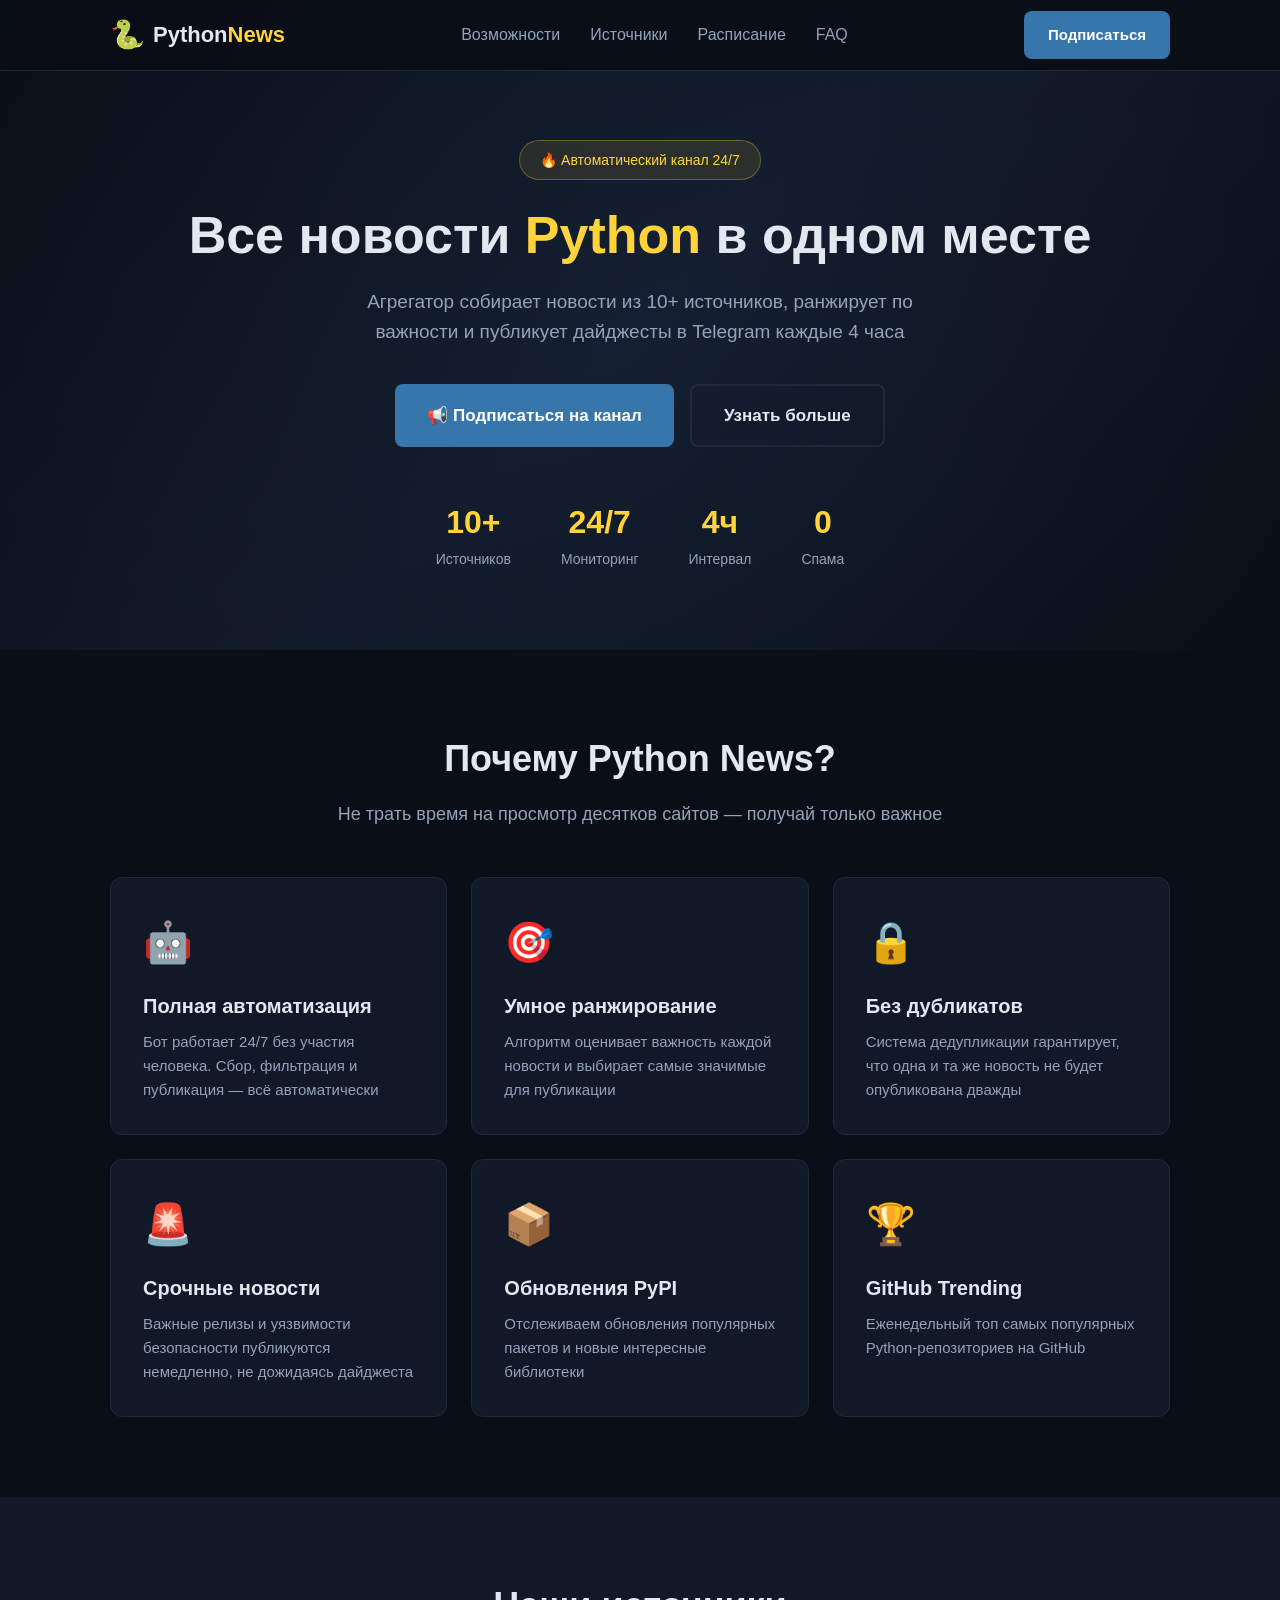
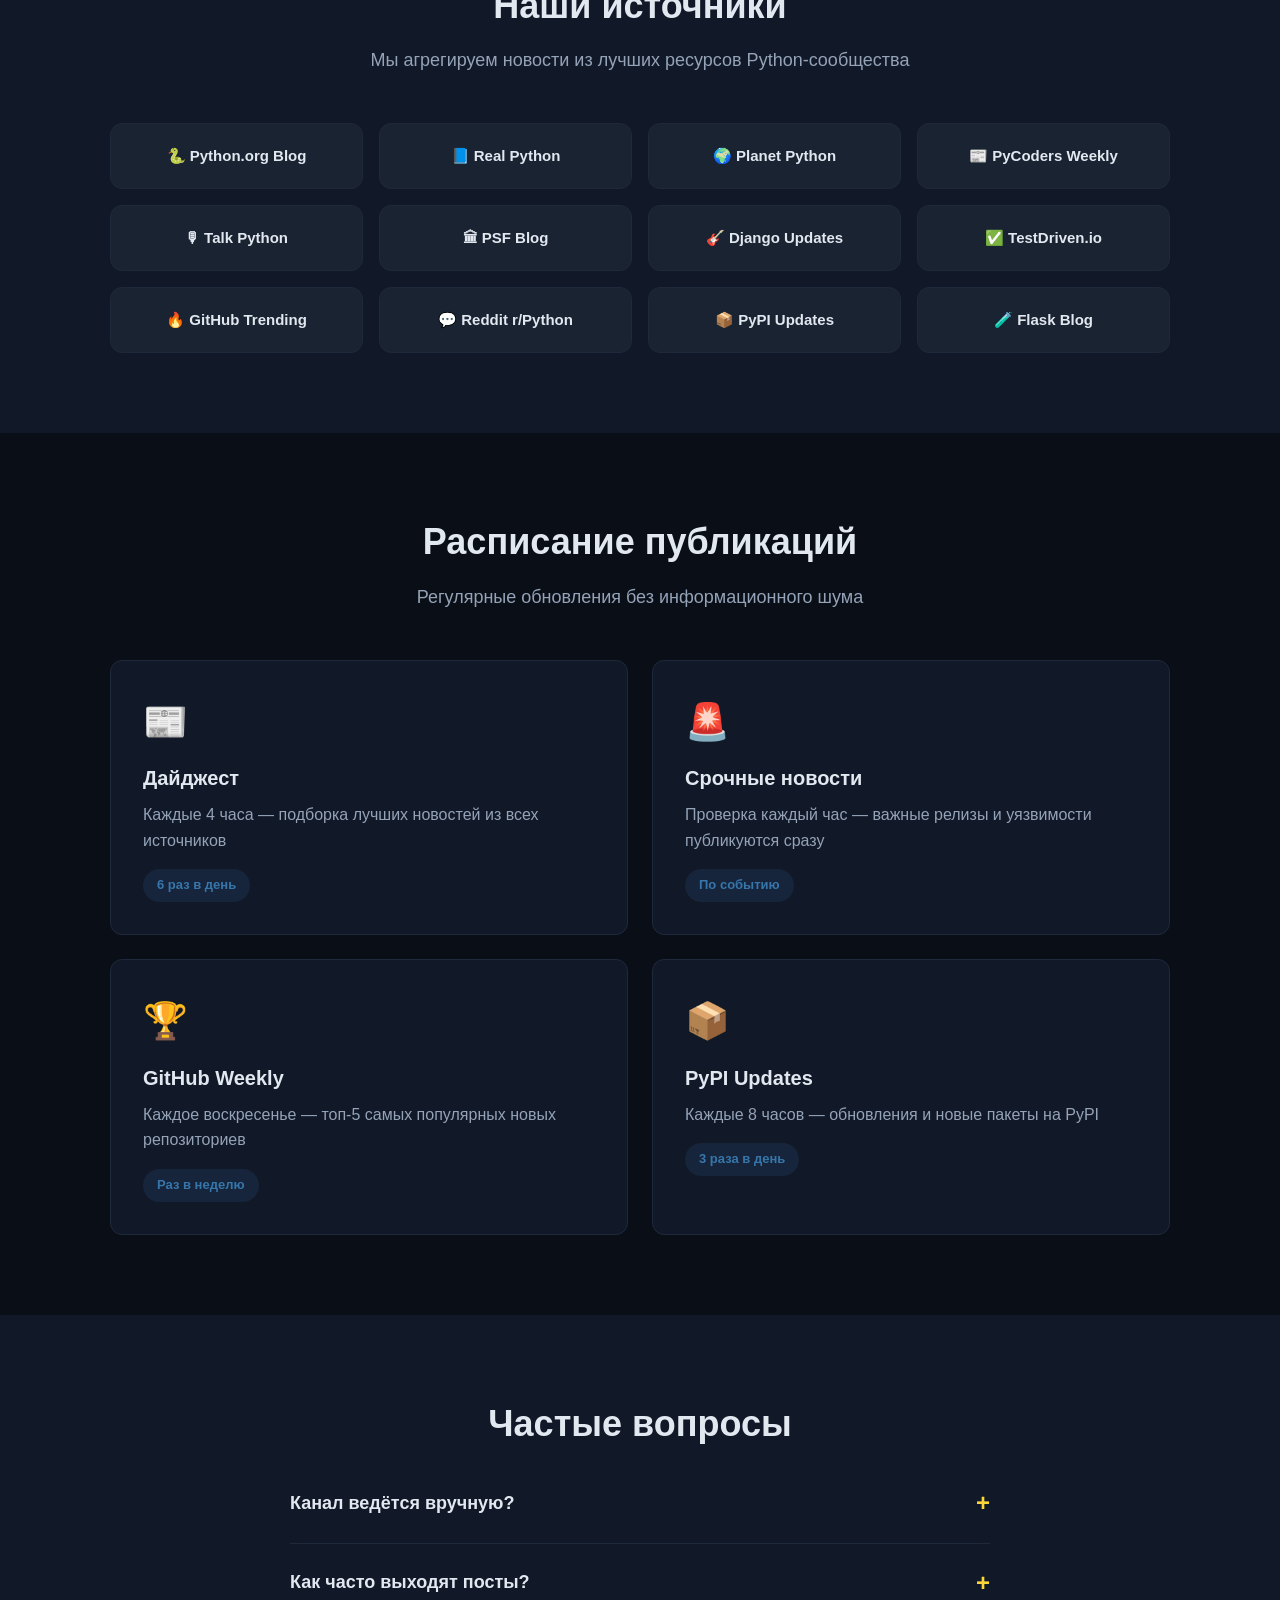
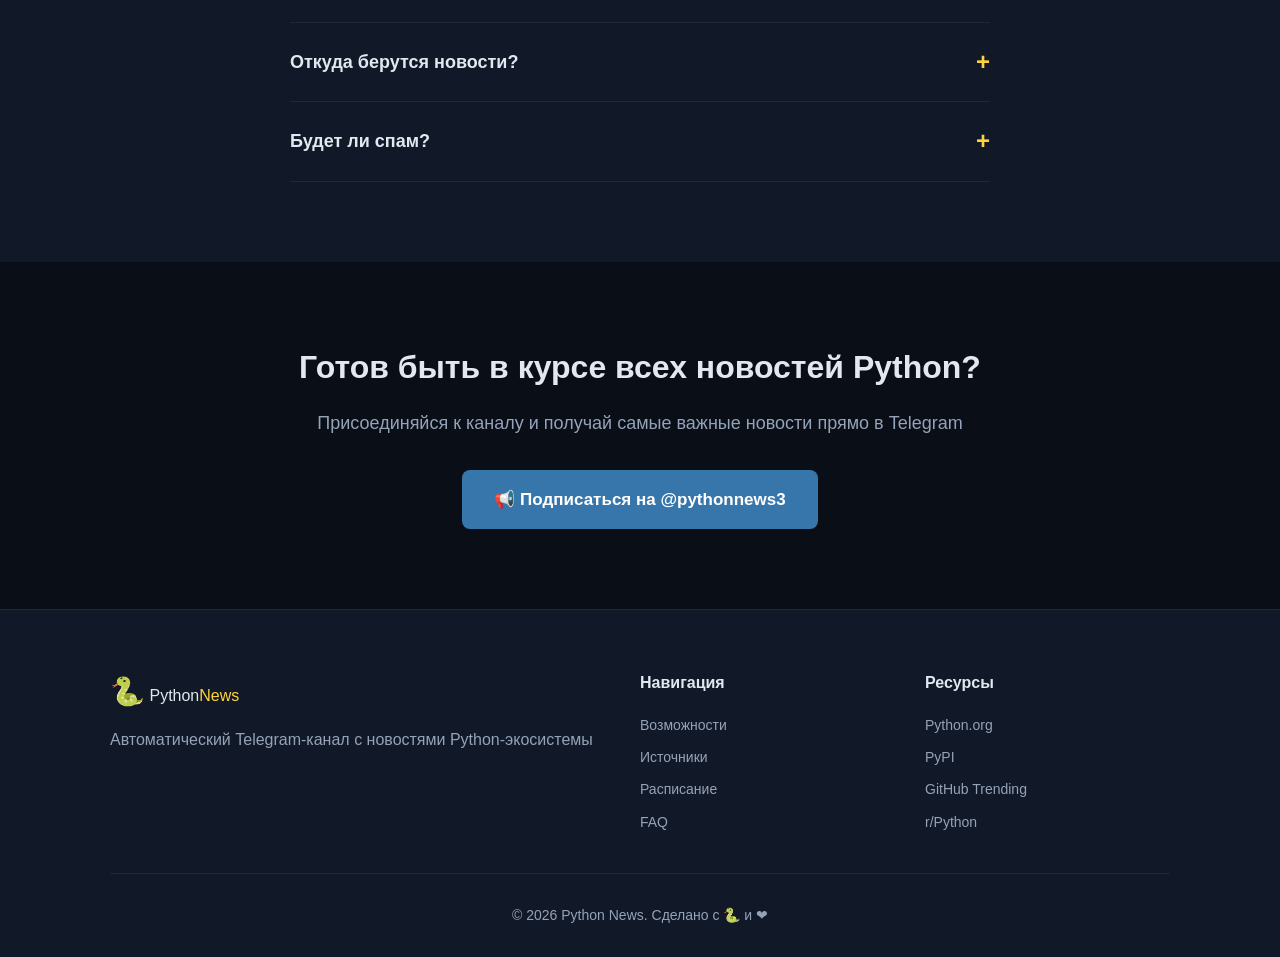
<file: index.html>
<!DOCTYPE html>
<html lang="ru">
<head>
    <meta name="yandex-verification" content="0edfe0297a97284e" />
    <meta charset="UTF-8">
    <meta name="viewport" content="width=device-width, initial-scale=1.0">
    <title>Python News — Новости Python 24/7</title>
        <meta name="description" content="Автоматический Telegram-канал с новостями Python. Дайджесты каждые 4 часа из 10+ источников: GitHub, PyPI, Reddit, Real Python и другие.">
    <meta name="keywords" content="Python, новости Python, Telegram канал Python, Python news, GitHub trending Python, PyPI, Django, Flask, FastAPI, машинное обучение Python">
    <meta name="author" content="Python News">
    <meta name="robots" content="index, follow">
    <meta property="og:title" content="Python News — Новости Python 24/7">
    <meta property="og:description" content="Автоматический Telegram-канал с новостями Python. Дайджесты каждые 4 часа.">
    <meta property="og:type" content="website">
    <meta property="og:url" content="https://walkerness555-spec.github.io/pythonnews/">
    <link rel="canonical" href="https://walkerness555-spec.github.io/pythonnews/">
    <link rel="stylesheet" href="css/style.css">
</head>
<body>

    <!-- Header -->
    <header class="header">
        <div class="container">
            <nav class="nav">
                <a href="#" class="logo">
                    <span class="logo-icon">🐍</span>
                    <span class="logo-text">Python<span class="accent">News</span></span>
                </a>
                <div class="nav-links">
                    <a href="#features">Возможности</a>
                    <a href="#sources">Источники</a>
                    <a href="#schedule">Расписание</a>
                    <a href="#faq">FAQ</a>
                </div>
                <a href="tg://resolve?domain=pythonnews3" class="btn btn-primary" target="_blank">Подписаться</a>
            </nav>
        </div>
    </header>

    <!-- Hero -->
    <section class="hero">
        <div class="container">
            <div class="hero-content">
                <div class="hero-badge">🔥 Автоматический канал 24/7</div>
                <h1>Все новости <span class="accent">Python</span> в одном месте</h1>
                <p class="hero-desc">Агрегатор собирает новости из 10+ источников, ранжирует по важности и публикует дайджесты в Telegram каждые 4 часа</p>
                <div class="hero-buttons">
                    <a href="tg://resolve?domain=pythonnews3" class="btn btn-primary btn-lg" target="_blank">
                        📢 Подписаться на канал
                    </a>
                    <a href="#features" class="btn btn-outline btn-lg">Узнать больше</a>
                </div>
                <div class="hero-stats">
                    <div class="stat">
                        <span class="stat-num">10+</span>
                        <span class="stat-label">Источников</span>
                    </div>
                    <div class="stat">
                        <span class="stat-num">24/7</span>
                        <span class="stat-label">Мониторинг</span>
                    </div>
                    <div class="stat">
                        <span class="stat-num">4ч</span>
                        <span class="stat-label">Интервал</span>
                    </div>
                    <div class="stat">
                        <span class="stat-num">0</span>
                        <span class="stat-label">Спама</span>
                    </div>
                </div>
            </div>
        </div>
    </section>

    <!-- Features -->
    <section class="features" id="features">
        <div class="container">
            <h2 class="section-title">Почему Python News?</h2>
            <p class="section-desc">Не трать время на просмотр десятков сайтов — получай только важное</p>
            <div class="features-grid">
                <div class="feature-card">
<div class="feature-icon">🤖</div>
                    <h3>Полная автоматизация</h3>
                    <p>Бот работает 24/7 без участия человека. Сбор, фильтрация и публикация — всё автоматически</p>
                </div>
                <div class="feature-card">
                    <div class="feature-icon">🎯</div>
                    <h3>Умное ранжирование</h3>
                    <p>Алгоритм оценивает важность каждой новости и выбирает самые значимые для публикации</p>
                </div>
                <div class="feature-card">
                    <div class="feature-icon">🔒</div>
                    <h3>Без дубликатов</h3>
                    <p>Система дедупликации гарантирует, что одна и та же новость не будет опубликована дважды</p>
                </div>
                <div class="feature-card">
                    <div class="feature-icon">🚨</div>
                    <h3>Срочные новости</h3>
                    <p>Важные релизы и уязвимости безопасности публикуются немедленно, не дожидаясь дайджеста</p>
                </div>
                <div class="feature-card">
                    <div class="feature-icon">📦</div>
                    <h3>Обновления PyPI</h3>
                    <p>Отслеживаем обновления популярных пакетов и новые интересные библиотеки</p>
                </div>
                <div class="feature-card">
                    <div class="feature-icon">🏆</div>
                    <h3>GitHub Trending</h3>
                    <p>Еженедельный топ самых популярных Python-репозиториев на GitHub</p>
                </div>
            </div>
        </div>
    </section>

    <!-- Sources -->
    <section class="sources" id="sources">
        <div class="container">
            <h2 class="section-title">Наши источники</h2>
            <p class="section-desc">Мы агрегируем новости из лучших ресурсов Python-сообщества</p>
            <div class="sources-grid">
                <div class="source-card">🐍 Python.org Blog</div>
                <div class="source-card">📘 Real Python</div>
                <div class="source-card">🌍 Planet Python</div>
                <div class="source-card">📰 PyCoders Weekly</div>
                <div class="source-card">🎙 Talk Python</div>
                <div class="source-card">🏛 PSF Blog</div>
                <div class="source-card">🎸 Django Updates</div>
                <div class="source-card">✅ TestDriven.io</div>
                <div class="source-card">🔥 GitHub Trending</div>
                <div class="source-card">💬 Reddit r/Python</div>
                <div class="source-card">📦 PyPI Updates</div>
                <div class="source-card">🧪 Flask Blog</div>
            </div>
        </div>
    </section>

    <!-- Schedule -->
    <section class="schedule" id="schedule">
        <div class="container">
            <h2 class="section-title">Расписание публикаций</h2>
            <p class="section-desc">Регулярные обновления без информационного шума</p>
            <div class="schedule-grid">
                <div class="schedule-card">
                    <div class="schedule-icon">📰</div>
                    <h3>Дайджест</h3>
                    <p>Каждые 4 часа — подборка лучших новостей из всех источников</p>
<span class="schedule-badge">6 раз в день</span>
                </div>
                <div class="schedule-card">
                    <div class="schedule-icon">🚨</div>
                    <h3>Срочные новости</h3>
                    <p>Проверка каждый час — важные релизы и уязвимости публикуются сразу</p>
                    <span class="schedule-badge">По событию</span>
                </div>
                <div class="schedule-card">
                    <div class="schedule-icon">🏆</div>
                    <h3>GitHub Weekly</h3>
                    <p>Каждое воскресенье — топ-5 самых популярных новых репозиториев</p>
                    <span class="schedule-badge">Раз в неделю</span>
                </div>
                <div class="schedule-card">
                    <div class="schedule-icon">📦</div>
                    <h3>PyPI Updates</h3>
                    <p>Каждые 8 часов — обновления и новые пакеты на PyPI</p>
                    <span class="schedule-badge">3 раза в день</span>
                </div>
            </div>
        </div>
    </section>

    <!-- FAQ -->
    <section class="faq" id="faq">
        <div class="container">
            <h2 class="section-title">Частые вопросы</h2>
            <div class="faq-list">
                <div class="faq-item">
                    <h3 class="faq-q" onclick="this.parentElement.classList.toggle('open')">Канал ведётся вручную?</h3>
                    <p class="faq-a">Нет! Канал полностью автоматизирован. Бот работает 24/7 и самостоятельно собирает, фильтрует и публикует новости.</p>
                </div>
                <div class="faq-item">
                    <h3 class="faq-q" onclick="this.parentElement.classList.toggle('open')">Как часто выходят посты?</h3>
                    <p class="faq-a">Дайджест публикуется каждые 4 часа. Срочные новости (релизы, уязвимости) — сразу при обнаружении.</p>
                </div>
                <div class="faq-item">
                    <h3 class="faq-q" onclick="this.parentElement.classList.toggle('open')">Откуда берутся новости?</h3>
                    <p class="faq-a">Из 10+ источников: Python.org, Real Python, GitHub Trending, Reddit, PyPI, Django, Flask и других.</p>
                </div>
                <div class="faq-item">
                    <h3 class="faq-q" onclick="this.parentElement.classList.toggle('open')">Будет ли спам?</h3>
                    <p class="faq-a">Нет. Алгоритм ранжирования отбирает только важные новости, а система дедупликации исключает повторы.</p>
                </div>
            </div>
        </div>
    </section>

    <!-- CTA -->
    <section class="cta">
        <div class="container">
            <div class="cta-content">
                <h2>Готов быть в курсе всех новостей Python?</h2>
                <p>Присоединяйся к каналу и получай самые важные новости прямо в Telegram</p>
                <a href="tg://resolve?domain=pythonnews3" class="btn btn-primary btn-lg" target="_blank">
                    📢 Подписаться на @pythonnews3
                </a>
            </div>
        </div>
    </section>

    <!-- Footer -->
    <footer class="footer">
        <div class="container">
            <div class="footer-content">
                <div class="footer-brand">
<span class="logo-icon">🐍</span>
                    <span class="logo-text">Python<span class="accent">News</span></span>
                    <p>Автоматический Telegram-канал с новостями Python-экосистемы</p>
                </div>
                <div class="footer-links">
                    <h4>Навигация</h4>
                    <a href="#features">Возможности</a>
                    <a href="#sources">Источники</a>
                    <a href="#schedule">Расписание</a>
                    <a href="#faq">FAQ</a>
                </div>
                <div class="footer-links">
                    <h4>Ресурсы</h4>
                    <a href="https://python.org" target="_blank">Python.org</a>
                    <a href="https://pypi.org" target="_blank">PyPI</a>
                    <a href="https://github.com/trending/python" target="_blank">GitHub Trending</a>
                    <a href="https://reddit.com/r/Python" target="_blank">r/Python</a>
                </div>
            </div>
            <div class="footer-bottom">
                <p>&copy; 2026 Python News. Сделано с 🐍 и &#10084;</p>
            </div>
        </div>
    </footer>

    <script src="js/main.js"></script>
</body>
</html>
</file>
<file: css/style.css>
* {
    margin: 0;
    padding: 0;
    box-sizing: border-box;
}

:root {
    --primary: #3776ab;
    --primary-dark: #2a5f8f;
    --accent: #ffd43b;
    --bg: #0a0e17;
    --bg2: #111827;
    --bg3: #1a2332;
    --text: #e2e8f0;
    --text2: #94a3b8;
    --border: #1e293b;
    --radius: 12px;
}

html {
    scroll-behavior: smooth;
}

body {
    font-family: -apple-system, BlinkMacSystemFont, "Segoe UI", Roboto, sans-serif;
    background: var(--bg);
    color: var(--text);
    line-height: 1.6;
}

.container {
    max-width: 1100px;
    margin: 0 auto;
    padding: 0 20px;
}

a {
    color: var(--accent);
    text-decoration: none;
}

.accent {
    color: var(--accent);
}

.btn {
    display: inline-flex;
    align-items: center;
    gap: 8px;
    padding: 12px 24px;
    border-radius: 8px;
    font-weight: 600;
    font-size: 15px;
    transition: all 0.3s;
    border: none;
    cursor: pointer;
}

.btn-primary {
    background: var(--primary);
    color: #fff;
}

.btn-primary:hover {
    background: var(--primary-dark);
    transform: translateY(-2px);
    box-shadow: 0 8px 25px rgba(55, 118, 171, 0.4);
}

.btn-outline {
    background: transparent;
    color: var(--text);
    border: 2px solid var(--border);
}

.btn-outline:hover {
    border-color: var(--accent);
    color: var(--accent);
}

.btn-lg {
    padding: 16px 32px;
    font-size: 17px;
}

.header {
    position: fixed;
    top: 0;
    left: 0;
    right: 0;
    z-index: 100;
    background: rgba(10, 14, 23, 0.9);
    backdrop-filter: blur(10px);
    border-bottom: 1px solid var(--border);
}

.nav {
    display: flex;
    align-items: center;
    justify-content: space-between;
    height: 70px;
}

.logo {
    display: flex;
    align-items: center;
    gap: 8px;
    font-size: 22px;
    font-weight: 700;
    color: var(--text);
}

.logo-icon {
    font-size: 28px;
}

.nav-links {
    display: flex;
    gap: 30px;
}

.nav-links a {
    color: var(--text2);
    font-weight: 500;
    transition: color 0.3s;
}

.nav-links a:hover {
    color: var(--accent);
}

.hero {
    padding: 140px 0 80px;
    text-align: center;
    background: linear-gradient(135deg, var(--bg) 0%, var(--bg2) 50%, var(--bg) 100%);
    position: relative;
    overflow: hidden;
}

.hero::before {
    content: "";
    position: absolute;
    top: -50%;
    left: -50%;
    width: 200%;
    height: 200%;
    background: radial-gradient(circle at 50% 50%, rgba(55, 118, 171, 0.08) 0%, transparent 50%);
    animation: pulse 8s ease-in-out infinite;
}

@keyframes pulse {
    0%, 100% { transform: scale(1); opacity: 0.5; }
    50% { transform: scale(1.1); opacity: 1; }
}

.hero-content {
    position: relative;
    z-index: 1;
}

.hero-badge {
    display: inline-block;
    padding: 8px 20px;
    background: rgba(255, 212, 59, 0.1);
    border: 1px solid rgba(255, 212, 59, 0.3);
    border-radius: 50px;
    font-size: 14px;
    color: var(--accent);
    margin-bottom: 24px;
}

.hero h1 {
    font-size: 52px;
    font-weight: 800;
    line-height: 1.2;
    margin-bottom: 20px;
}

.hero-desc {
    font-size: 19px;
    color: var(--text2);
    max-width: 600px;
margin: 0 auto 36px;
}

.hero-buttons {
    display: flex;
    gap: 16px;
    justify-content: center;
    margin-bottom: 50px;
}

.hero-stats {
    display: flex;
    justify-content: center;
    gap: 50px;
}

.stat {
    display: flex;
    flex-direction: column;
}

.stat-num {
    font-size: 32px;
    font-weight: 800;
    color: var(--accent);
}

.stat-label {
    font-size: 14px;
    color: var(--text2);
}

.section-title {
    font-size: 36px;
    font-weight: 800;
    text-align: center;
    margin-bottom: 12px;
}

.section-desc {
    text-align: center;
    color: var(--text2);
    font-size: 18px;
    margin-bottom: 48px;
}

.features {
    padding: 80px 0;
}

.features-grid {
    display: grid;
    grid-template-columns: repeat(3, 1fr);
    gap: 24px;
}

.feature-card {
    background: var(--bg2);
    border: 1px solid var(--border);
    border-radius: var(--radius);
    padding: 32px;
    transition: all 0.3s;
}

.feature-card:hover {
    border-color: var(--primary);
    transform: translateY(-4px);
    box-shadow: 0 12px 40px rgba(55, 118, 171, 0.15);
}

.feature-icon {
    font-size: 40px;
    margin-bottom: 16px;
}

.feature-card h3 {
    font-size: 20px;
    margin-bottom: 8px;
}

.feature-card p {
    color: var(--text2);
    font-size: 15px;
}

.sources {
    padding: 80px 0;
    background: var(--bg2);
}

.sources-grid {
    display: grid;
    grid-template-columns: repeat(4, 1fr);
    gap: 16px;
}

.source-card {
    background: var(--bg3);
    border: 1px solid var(--border);
    border-radius: var(--radius);
    padding: 20px;
    text-align: center;
    font-weight: 600;
    font-size: 15px;
    transition: all 0.3s;
}

.source-card:hover {
    border-color: var(--accent);
    background: rgba(255, 212, 59, 0.05);
}

.schedule {
    padding: 80px 0;
}

.schedule-grid {
    display: grid;
    grid-template-columns: repeat(2, 1fr);
    gap: 24px;
}

.schedule-card {
    background: var(--bg2);
    border: 1px solid var(--border);
    border-radius: var(--radius);
    padding: 32px;
    position: relative;
}

.schedule-icon {
    font-size: 36px;
    margin-bottom: 12px;
}

.schedule-card h3 {
    font-size: 20px;
    margin-bottom: 8px;
}

.schedule-card p {
    color: var(--text2);
    margin-bottom: 16px;
}

.schedule-badge {
    display: inline-block;
    padding: 6px 14px;
    background: rgba(55, 118, 171, 0.15);
    color: var(--primary);
    border-radius: 50px;
    font-size: 13px;
    font-weight: 600;
}

.faq {
    padding: 80px 0;
    background: var(--bg2);
}

.faq-list {
    max-width: 700px;
    margin: 0 auto;
}

.faq-item {
    border-bottom: 1px solid var(--border);
    padding: 20px 0;
}

.faq-q {
    font-size: 18px;
    cursor: pointer;
    display: flex;
    justify-content: space-between;
    align-items: center;
}

.faq-q::after {
    content: "+";
    font-size: 24px;
    color: var(--accent);
    transition: transform 0.3s;
}

.faq-item.open .faq-q::after {
    transform: rotate(45deg);
}

.faq-a {
    color: var(--text2);
    max-height: 0;
    overflow: hidden;
    transition: all 0.3s;
}

.faq-item.open .faq-a {
    max-height: 200px;
    padding-top: 12px;
}

.cta {
    padding: 80px 0;
text-align: center;
}

.cta h2 {
    font-size: 32px;
    margin-bottom: 16px;
}

.cta p {
    color: var(--text2);
    font-size: 18px;
    margin-bottom: 32px;
}

.footer {
    padding: 60px 0 30px;
    background: var(--bg2);
    border-top: 1px solid var(--border);
}

.footer-content {
    display: grid;
    grid-template-columns: 2fr 1fr 1fr;
    gap: 40px;
    margin-bottom: 40px;
}

.footer-brand p {
    color: var(--text2);
    margin-top: 12px;
}

.footer-links {
    display: flex;
    flex-direction: column;
    gap: 10px;
}

.footer-links h4 {
    margin-bottom: 8px;
    color: var(--text);
}

.footer-links a {
    color: var(--text2);
    font-size: 14px;
}

.footer-links a:hover {
    color: var(--accent);
}

.footer-bottom {
    text-align: center;
    padding-top: 30px;
    border-top: 1px solid var(--border);
    color: var(--text2);
    font-size: 14px;
}

@media (max-width: 768px) {
    .nav-links { display: none; }
    .hero h1 { font-size: 32px; }
    .hero-desc { font-size: 16px; }
    .hero-buttons { flex-direction: column; align-items: center; }
    .hero-stats { gap: 24px; }
    .features-grid { grid-template-columns: 1fr; }
    .sources-grid { grid-template-columns: repeat(2, 1fr); }
    .schedule-grid { grid-template-columns: 1fr; }
    .footer-content { grid-template-columns: 1fr; }
    .btn-lg { padding: 14px 24px; font-size: 15px; }
}
</file>
